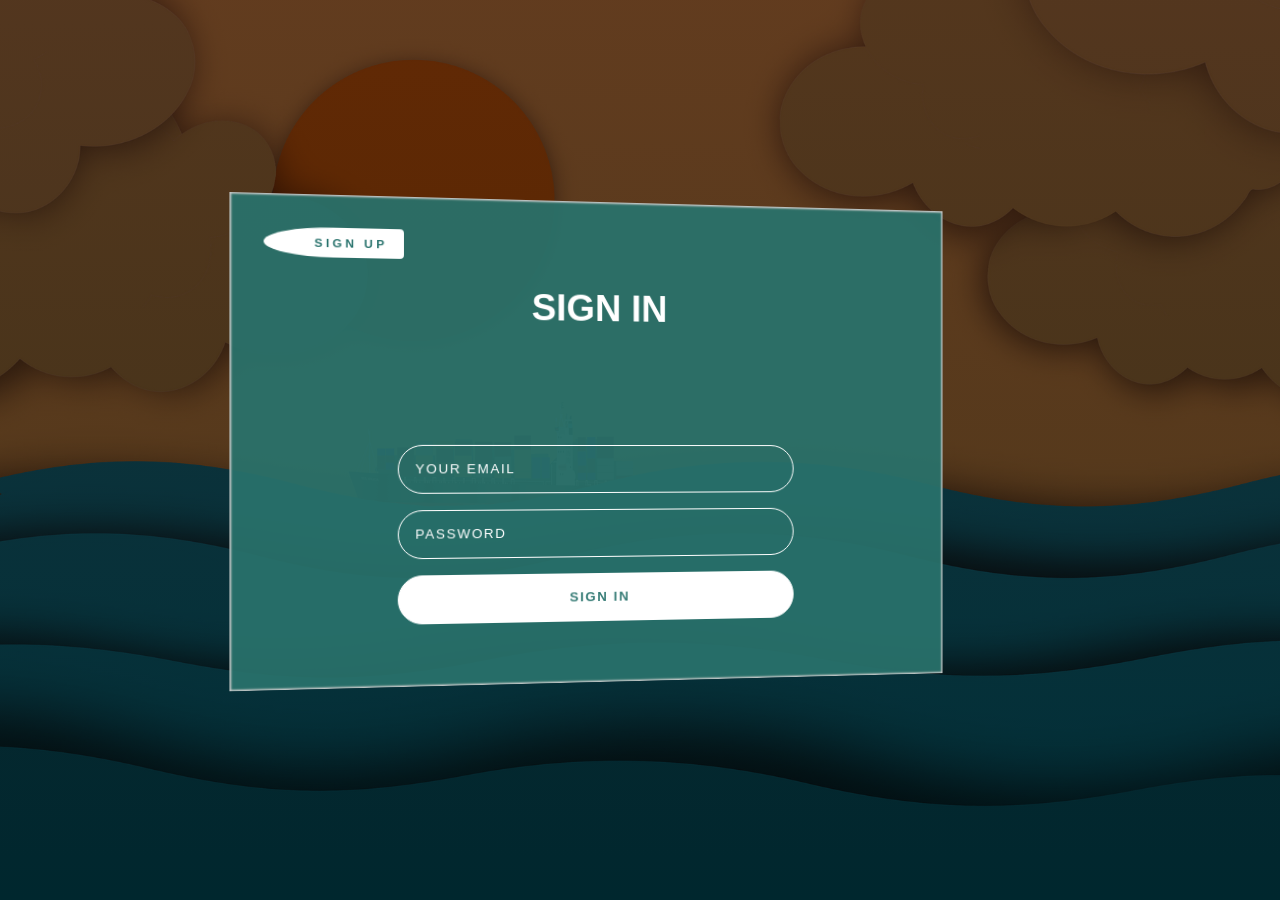
<file: 3d Form/index.html>
<!DOCTYPE html>
<html lang="en">

<head>
    <meta charset="UTF-8">
    <meta http-equiv="X-UA-Compatible" content="IE=edge">
    <meta name="viewport" content="width=device-width, initial-scale=1.0">
    <link rel="stylesheet" href="style.css">
    <title>3D Forms</title>
</head>

<body>
    <div class="container">
        <div class="form-container">
            <form class="signin-form">
                <a href="#" class="signup-btn">Sign UP</a>
                <h1>SIGN IN</h1>
                <div class="inputs">
                    <input type="text" placeholder="YOUR EMAIL" name="" id="">
                    <input type="text" placeholder="PASSWORD" name="" id="">
                    <input type="submit" value="Sign IN" />
                </div>
            </form>
        </div>
    </div>
</body>

</html>
</file>
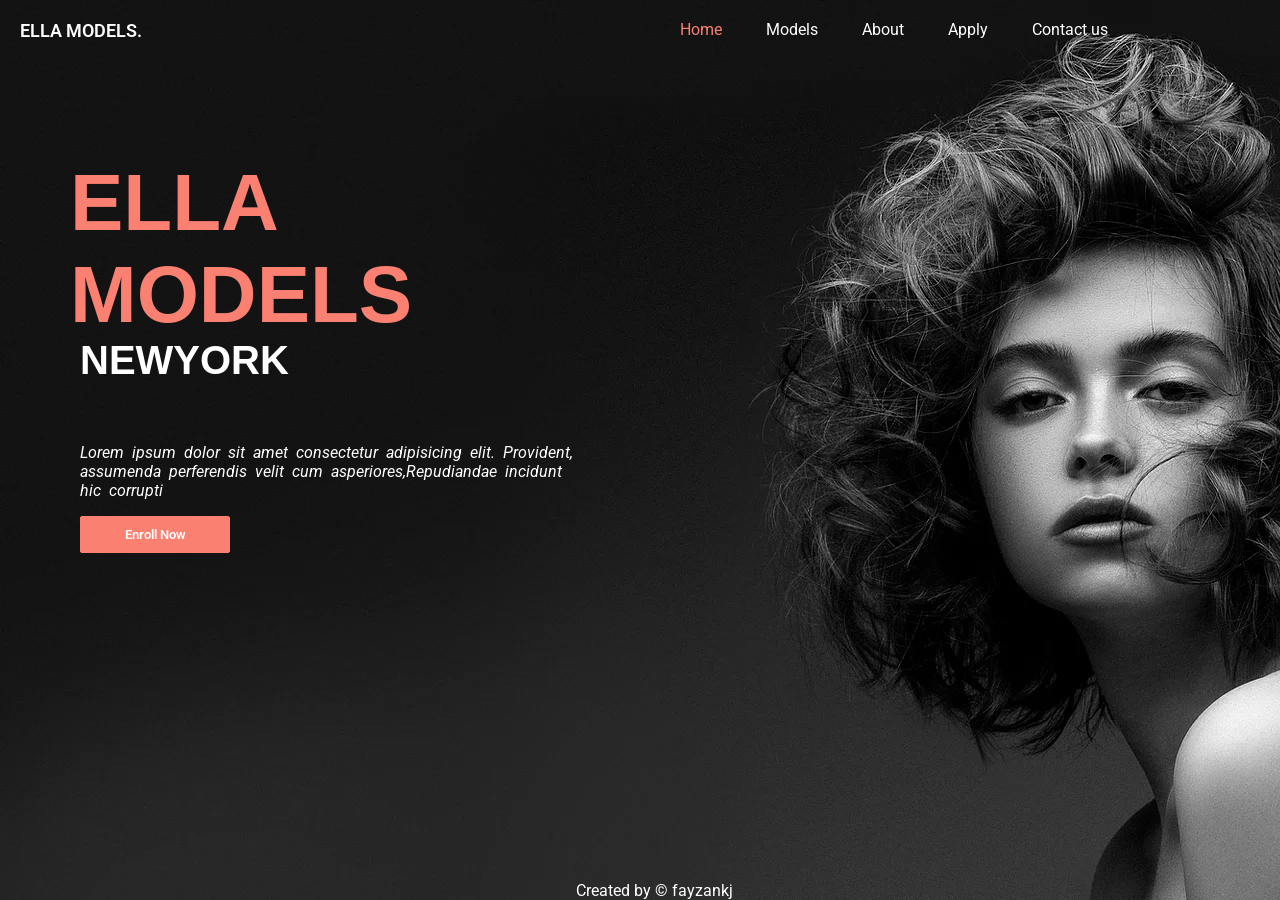
<file: EllaModels-Landingpage/index.html>
<!DOCTYPE html>
<html lang="en">

<head>
    <meta charset="UTF-8">
    <meta http-equiv="X-UA-Compatible" content="IE=edge">
    <meta name="viewport" content="width=device-width, initial-scale=1.0">
    <link rel="preconnect" href="https://fonts.googleapis.com">
    <link rel="preconnect" href="https://fonts.gstatic.com" crossorigin>
    <link href="https://fonts.googleapis.com/css2?family=Roboto:wght@300&display=swap" rel="stylesheet">
    <title>Document</title>
    <link rel="stylesheet" href="style.css">
</head>

<body>
    <header>
        <div class="logobox">
            ELLA MODELS.
        </div>
        <div class="navbox">
            <a href="" id="home">Home</a>
            <a href="#">Models</a>
            <a href="#">About</a>
            <a href="#">Apply</a>
            <a href="#">Contact us</a>
        </div>
    </header>
    <section>
        <h1 class="heading">ELLA<br>MODELS</h1>
        <h3>NEWYORK</h3>
        <p>Lorem ipsum dolor sit amet consectetur adipisicing elit. Provident, assumenda perferendis velit cum
            asperiores,Repudiandae incidunt hic corrupti</p>
        <button>Enroll Now</button>
    </section>
    <footer>Created by &copy; fayzankj</footer>
</body>

</html>
</file>
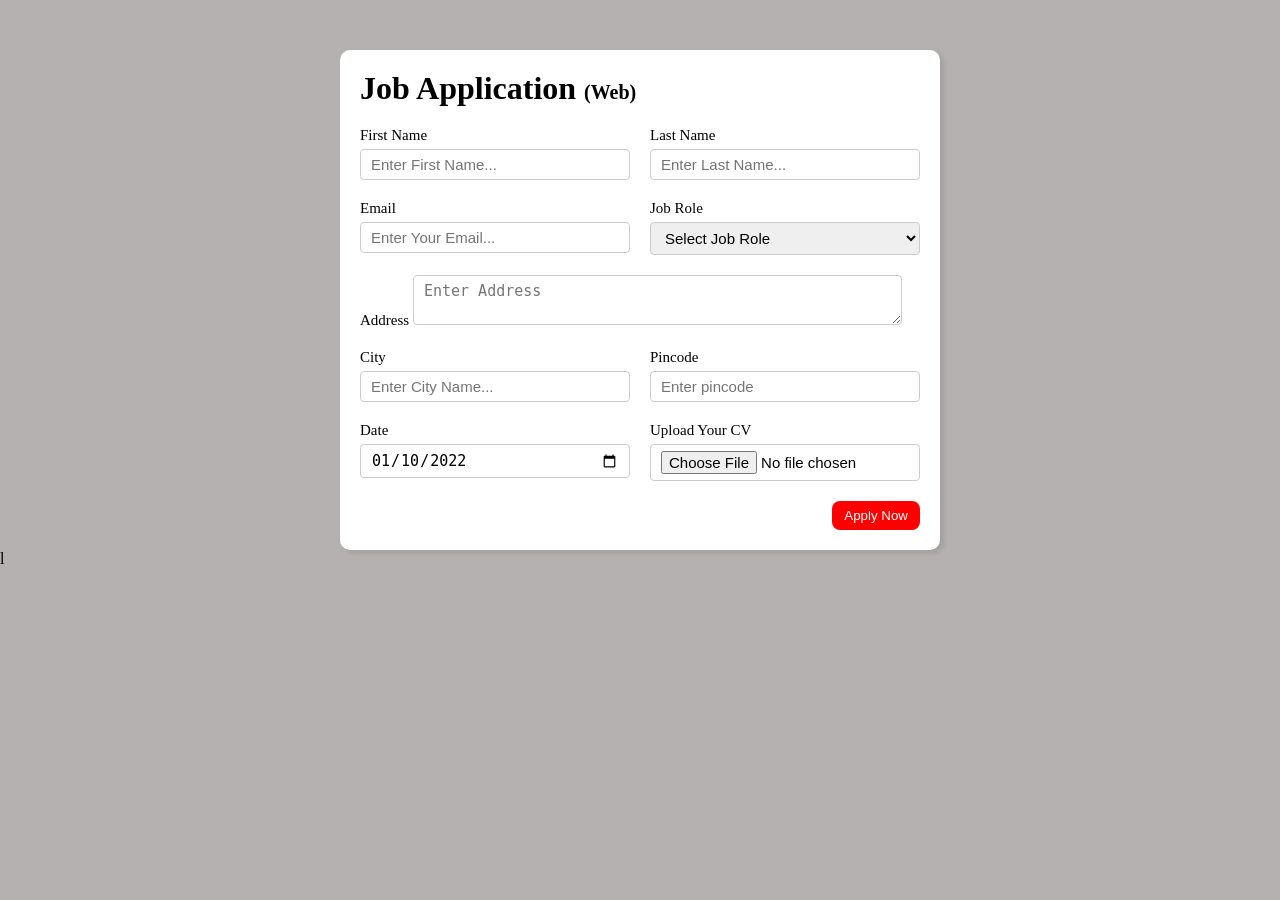
<file: form/index.html>
<!DOCTYPE html>
<html lang="en">

<head>
    <meta charset="UTF-8">
    <meta http-equiv="X-UA-Compatible" content="IE=edge">
    <meta name="viewport" content="width=device-width, initial-scale=1.0">
    <title>Job Application Form</title>
    <link rel="stylesheet" href="nstyle.css" />
</head>

<body>
    <div class="container">
        <div class="apply-box">
            <h1>Job Application
                <span class="small">(Web)</span>
            </h1>
            <form action="">
                <div class="form-container">
                    <div class="form-control">
                        <label for="">First Name</label>
                        <input type="text" name="" id="" placeholder="Enter First Name...">
                    </div>
                    <div class="form-control">
                        <label for="">Last Name</label>
                        <input type="text" name="" id="" placeholder="Enter Last Name...">
                    </div>
                    <div class="form-control">
                        <label for="">Email</label>
                        <input type="text" name="" id="" placeholder="Enter Your Email...">
                    </div>
                    <div class="form-control">
                        <label for="">Job Role</label>
                        <select name="" id="">
                            <option value="">Select Job Role</option>
                            <option value="">Frontend Developer</option>
                            <option value="">Backend Developer</option>
                            <option value="">Full Stack Developer</option>
                            <option value="">UI UX Designer</option>
                        </select>
                    </div>
                    <div class="textarea-control">
                        <label for="address"> Address </label>
                        <textarea id="address" name="address" row="4" cols="50" placeholder="Enter Address"></textarea>
                    </div>
                    <div class="form-control">
                        <label for="">City</label>
                        <input type="text" name="" id="" placeholder="Enter City Name...">
                    </div>
                    <div class="form-control">
                        <label for="">Pincode</label>
                        <input type="number" name="" id="" placeholder="Enter pincode">
                    </div>
                    <div class="form-control">
                        <label for="">Date</label>
                        <input value="2022-01-10" type="date" name="" id="">
                    </div>
                    <div class="form-control">
                        <label for="">Upload Your CV</label>
                        <input type="file" name="" id="">
                    </div>
                </div>
                <div class="button-container">
                    <button type="submit">Apply Now</button>
                </div>
            </form>
        </div>
    </div>
</body>

</html>l
</file>
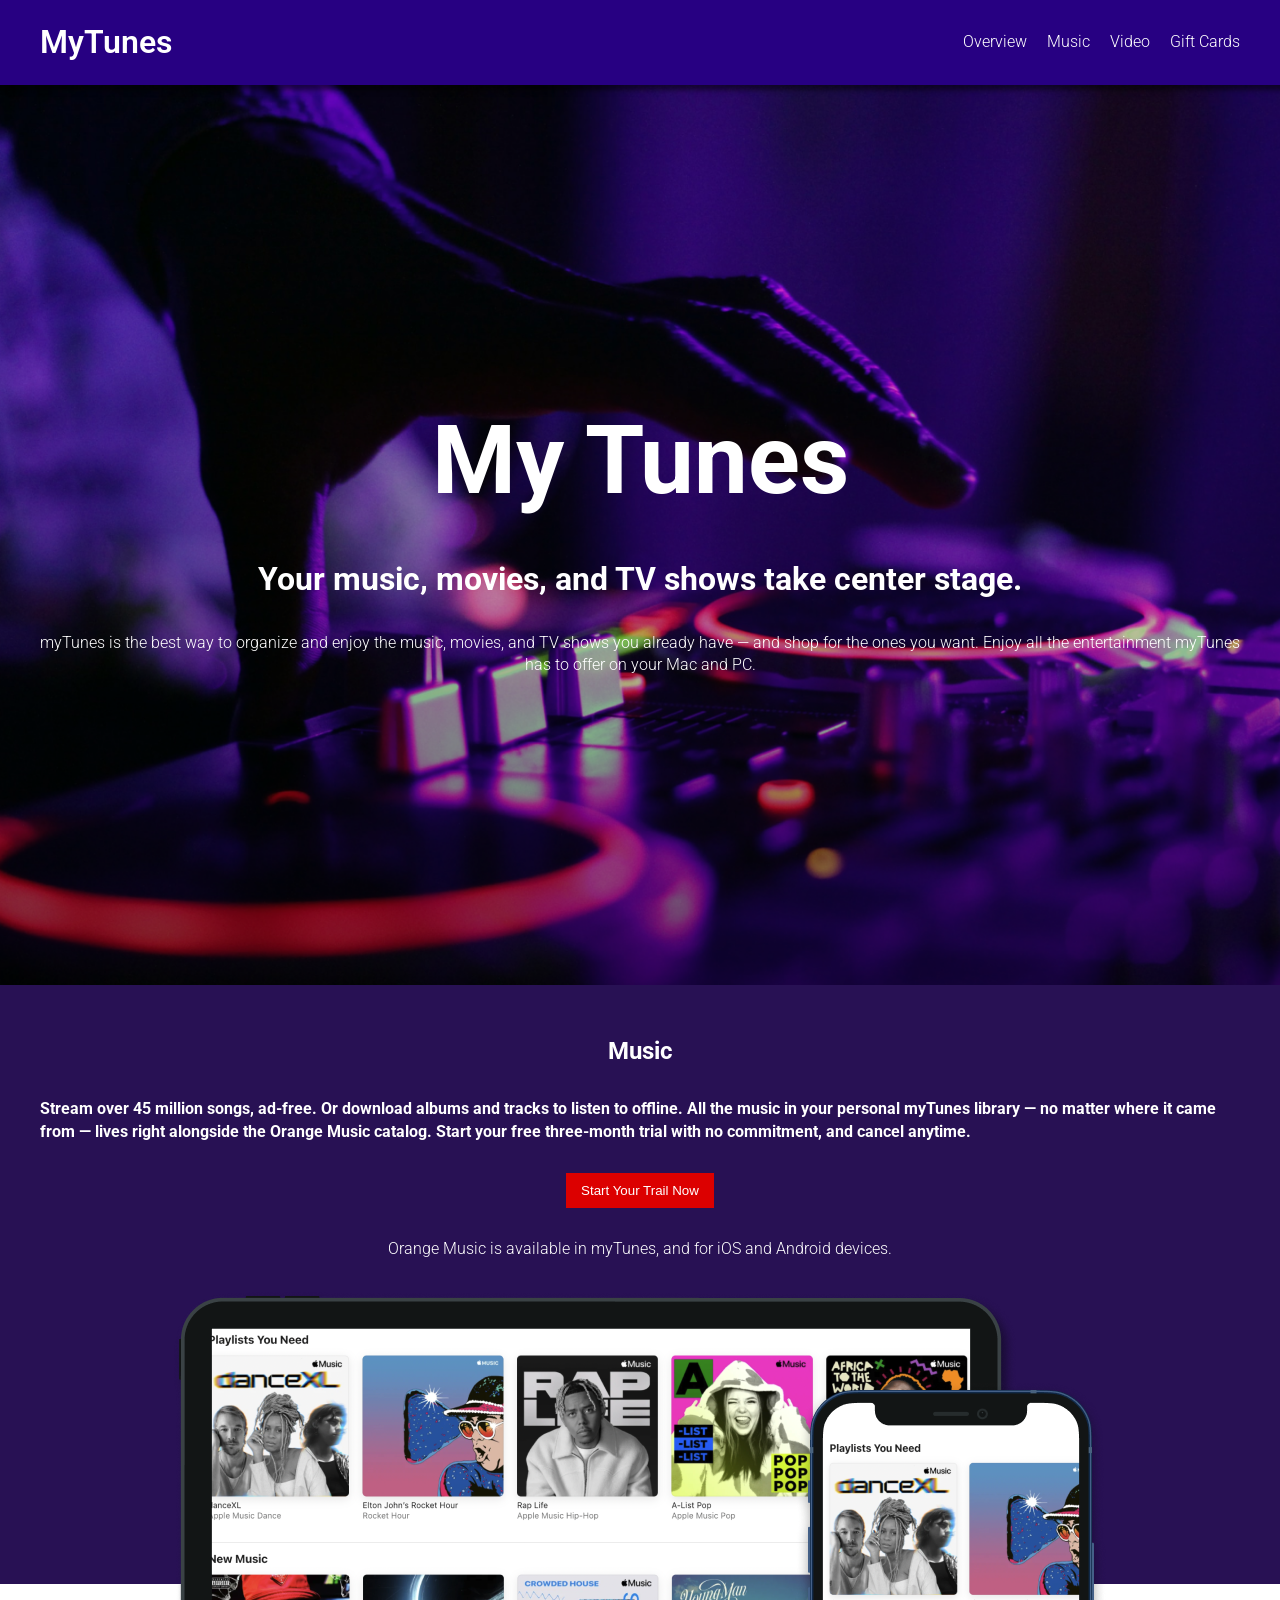
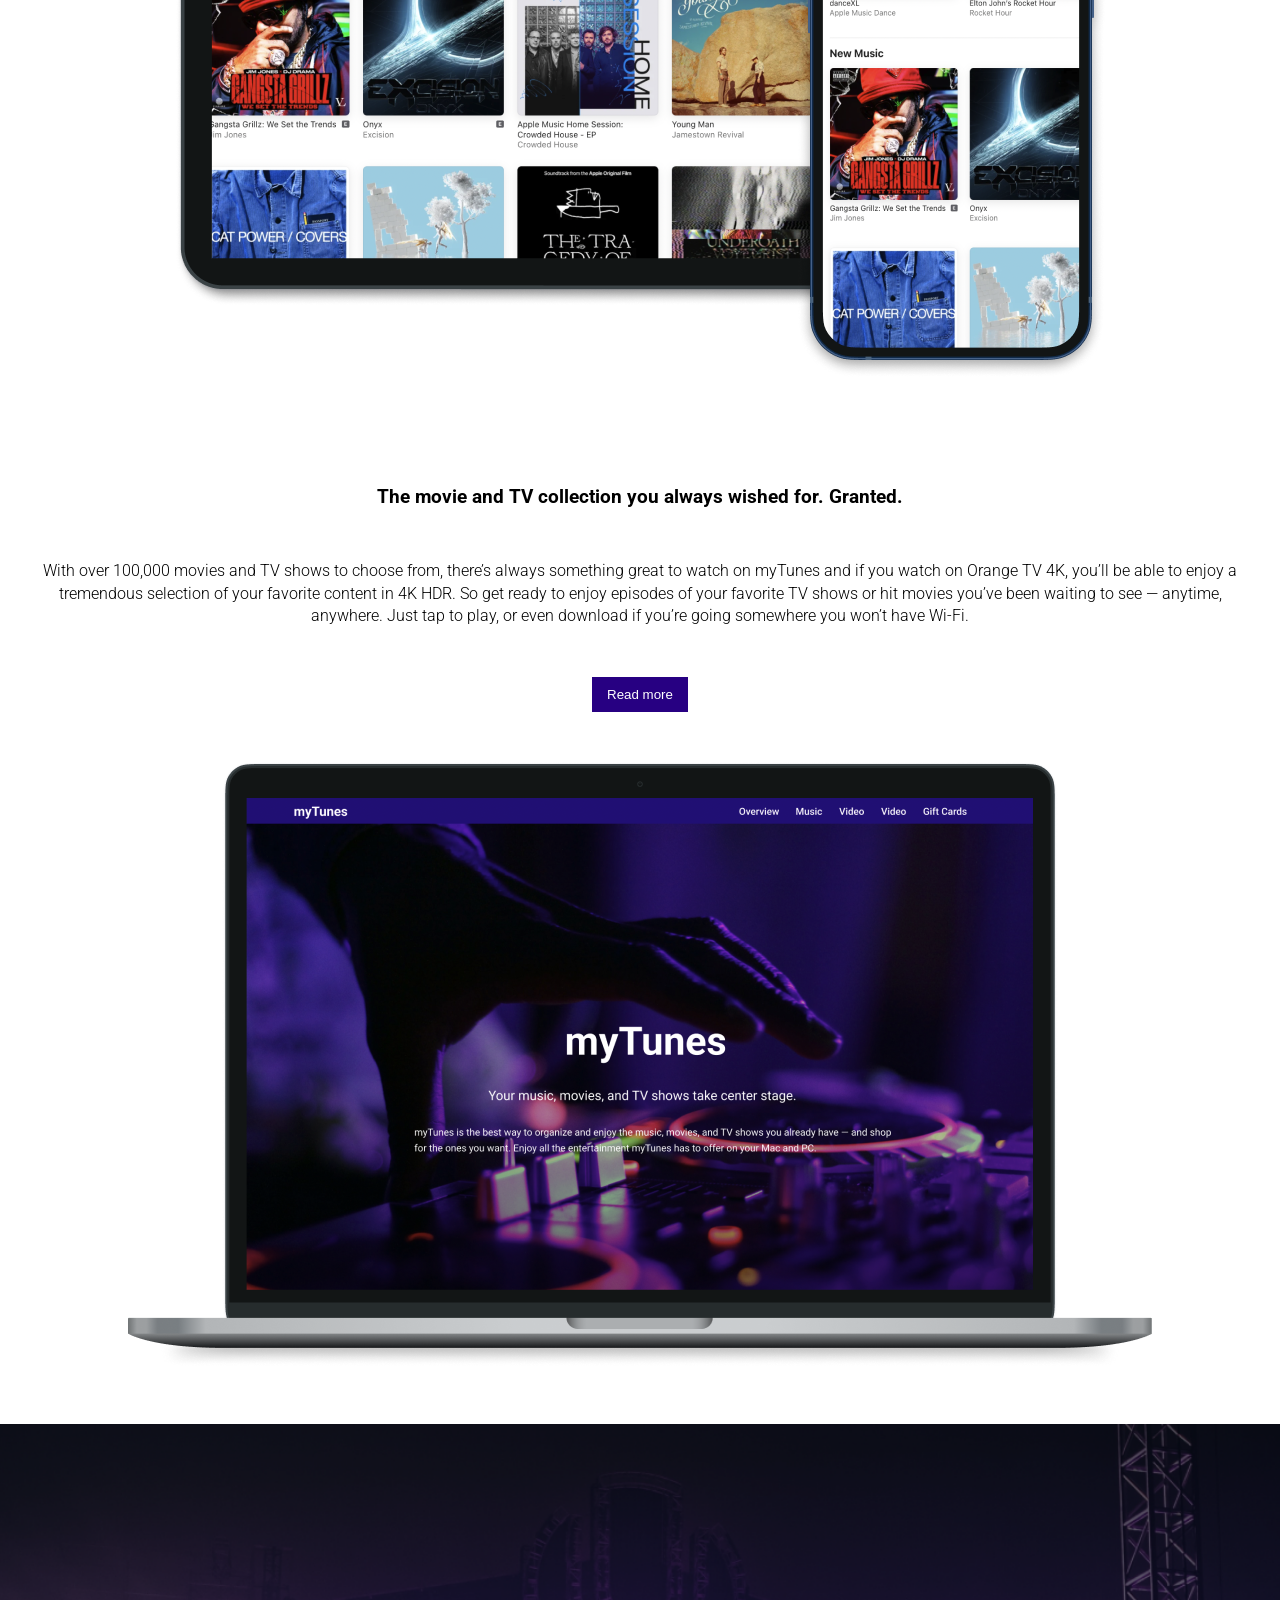
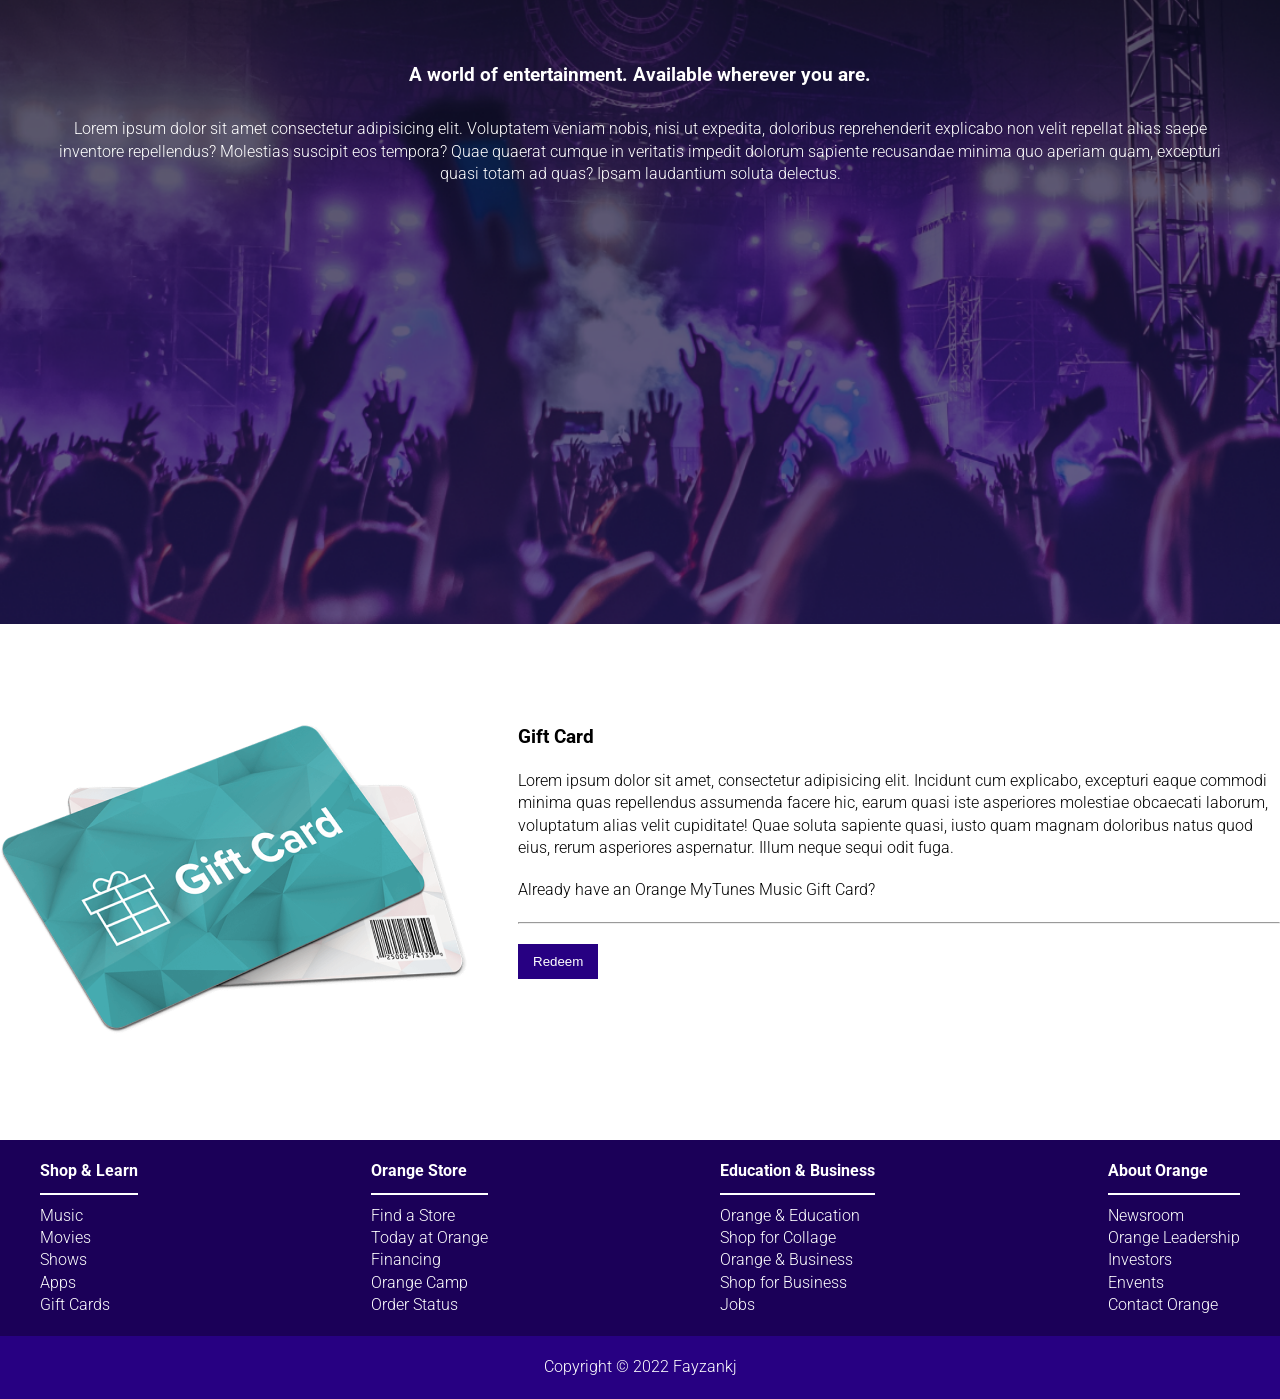
<file: music site/index.html>
<!DOCTYPE html>
<html lang="en">

<head>
    <meta charset="UTF-8" />
    <meta http-equiv="X-UA-Compatible" content="IE=edge" />
    <meta name="viewport" content="width=device-width, initial-scale=1.0" />
    <title>myTunes Website</title>
    <link rel="stylesheet" href="nstyle.css" />
</head>

<body>

    <header>
        <nav class="navbar container">
            <div class="logo">MyTunes</div>
            <ul>
                <a href="">
                    <li>Overview</li>
                </a>
                <a href="">
                    <li>Music</li>
                </a>
                <a href="">
                    <li>Video</li>
                </a>
                <a href="">
                    <li>Gift Cards</li>
                </a>
            </ul>
        </nav>
    </header>

    <section class="hero">
        <div class="container">
            <h1>My Tunes</h1>
            <h3>Your music, movies, and TV shows take center stage.</h3>
            <p>myTunes is the best way to organize and enjoy the music, movies, and TV shows you already have — and shop
                for the ones you want. Enjoy all the entertainment myTunes has to offer on your Mac and PC.</p>
        </div>
    </section>

    <section class="music">
        <div class="container">
            <h2>Music</h2>
            <h4>Stream over 45 million songs, ad-free. Or download albums and tracks to listen to offline. All the music
                in your personal myTunes library — no matter where it came from — lives right alongside the Orange Music
                catalog. Start your free three-month trial with no commitment, and cancel anytime.</h4>
            <button class="primary">Start Your Trail Now</button>
            <p>
                Orange Music is available in myTunes, and for iOS and Android
                devices.
            </p>
            <div class="ipad">
                <img src="./images/ipad-iphone.png" alt="">
            </div>
        </div>
    </section>

    <section class="abt-music container">
        <h3>The movie and TV collection you always wished for. Granted.</h3>
        <p>With over 100,000 movies and TV shows to choose from, there’s always something great to watch on myTunes
            and if you watch on Orange TV 4K, you’ll be able to enjoy a tremendous selection of your favorite
            content in 4K HDR. So get ready to enjoy episodes of your favorite TV shows or hit movies you’ve been
            waiting to see — anytime, anywhere. Just tap to play, or even download if you’re going somewhere you
            won’t have Wi-Fi.</p>
        <button class="secondary">Read more
        </button>
        <div class="mac-img">
            <img src="./images/mac.png" alt="">
        </div>
    </section>

    <section class="vid">
        <div class="container">
            <h3>A world of entertainment. Available wherever you are.
            </h3>
            <p>Lorem ipsum dolor sit amet consectetur adipisicing elit. Voluptatem veniam nobis, nisi ut expedita,
                doloribus reprehenderit explicabo non velit repellat alias saepe inventore repellendus? Molestias
                suscipit eos tempora? Quae quaerat cumque in veritatis impedit dolorum sapiente recusandae minima quo
                aperiam quam, excepturi quasi totam ad quas? Ipsam laudantium soluta delectus.
            </p>
        </div>
    </section>
    <div class="conatiner">
        <section class="gift">
            <div class="gift-card">
                <img src="./images/gift_card.png" alt="">
            </div>
            <div class="gift-content">
                <h3>Gift Card</h3>
                <p>Lorem ipsum dolor sit amet, consectetur adipisicing elit. Incidunt cum explicabo, excepturi eaque
                    commodi minima quas repellendus assumenda facere hic, earum quasi iste asperiores molestiae
                    obcaecati laborum, voluptatum alias velit cupiditate! Quae soluta sapiente quasi, iusto quam magnam
                    doloribus natus quod eius, rerum asperiores aspernatur. Illum neque sequi odit fuga.</p>
                <p>Already have an Orange MyTunes Music Gift Card?</p>
                <hr>
                <div><button class="secondary">Redeem</button></div>

            </div>
        </section>
    </div>

    <footer>
        <section class="footer-upper">
            <div class="container">
                <div class="footer-links">
                    <h4>Shop & Learn</h4>
                    <ul>
                        <li>Music</li>
                        <li>Movies</li>
                        <li>Shows</li>
                        <li>Apps</li>
                        <li>Gift Cards</li>
                    </ul>
                </div>
                <div class="footer-links">
                    <h4>Orange Store</h4>
                    <ul>
                        <li>Find a Store</li>
                        <li>Today at Orange</li>
                        <li>Financing</li>
                        <li>Orange Camp</li>
                        <li>Order Status</li>
                    </ul>
                </div>
                <div class="footer-links">
                    <h4>Education & Business</h4>
                    <ul>
                        <li>Orange & Education</li>
                        <li>Shop for Collage</li>
                        <li>Orange & Business</li>
                        <li>Shop for Business</li>
                        <li>Jobs</li>
                    </ul>
                </div>
                <div class="footer-links">
                    <h4>About Orange</h4>
                    <ul>
                        <li>Newsroom</li>
                        <li>Orange Leadership</li>
                        <li>Investors</li>
                        <li>Envents</li>
                        <li>Contact Orange</li>
                    </ul>
                </div>
            </div>
        </section>
        <section class="footer-lower">
            <p>Copyright © 2022 Fayzankj</p>
        </section>
    </footer>
</body>

</html>
</file>
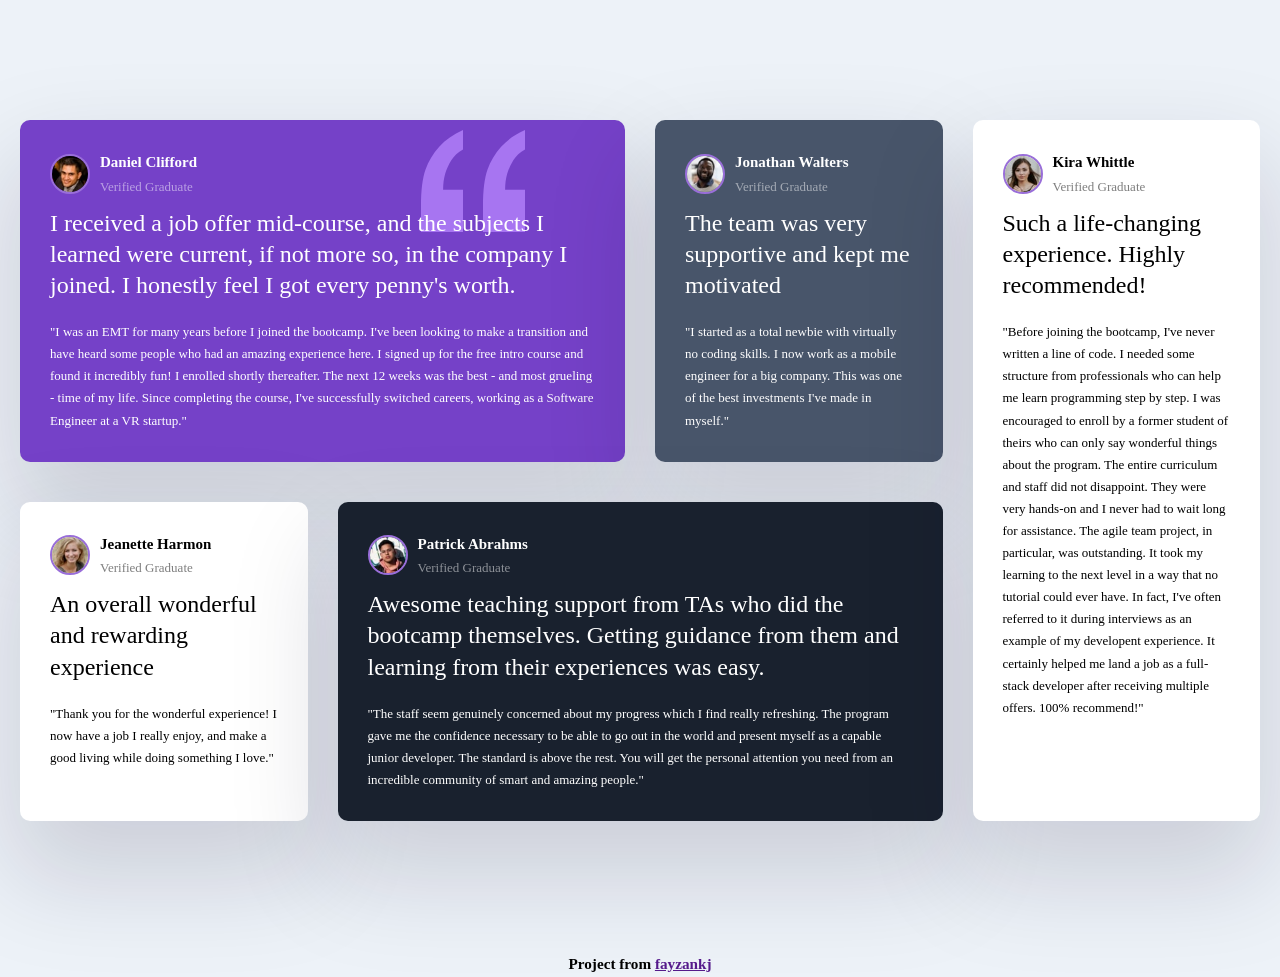
<file: Testimonial site/index.html>
<!DOCTYPE html>
<html lang="en">

<head>
    <meta charset="UTF-8" />
    <meta http-equiv="X-UA-Compatible" content="IE=edge" />
    <meta name="viewport" content="width=device-width, initial-scale=1.0" />
    <link rel="stylesheet" href="style.css" />
    <title>Testimonials</title>
</head>

<body>
    <div class="testimonials">
        <div class="card card--bg-purple">
            <header class="card__header">
                <img src="images/image-daniel.jpg" class="card__img" alt="" />
                <div>
                    <h3>Daniel Clifford</h3>
                    <p>Verified Graduate</p>
                </div>
            </header>
            <p class="card__lead">
                I received a job offer mid-course, and the subjects I learned were
                current, if not more so, in the company I joined. I honestly feel I
                got every penny's worth.
            </p>
            <p class="card__quote">
                "I was an EMT for many years before I joined the bootcamp. I've been
                looking to make a transition and have heard some people who had an
                amazing experience here. I signed up for the free intro course and
                found it incredibly fun! I enrolled shortly thereafter. The next 12
                weeks was the best - and most grueling - time of my life. Since
                completing the course, I've successfully switched careers, working as
                a Software Engineer at a VR startup."
            </p>
        </div>

        <div class="card card--bg-gray-blue">
            <header class="card__header">
                <img src="images/image-jonathan.jpg" class="card__img" alt="" />
                <div>
                    <h3>Jonathan Walters</h3>
                    <p>Verified Graduate</p>
                </div>
            </header>
            <p class="card__lead">
                The team was very supportive and kept me motivated
            </p>
            <p class="card__quote">
                "I started as a total newbie with virtually no coding skills. I now
                work as a mobile engineer for a big company. This was one of the best
                investments I've made in myself."
            </p>
        </div>

        <div class="card">
            <header class="card__header">
                <img src="images/image-jeanette.jpg" class="card__img" alt="" />
                <div>
                    <h3>Jeanette Harmon</h3>
                    <p>Verified Graduate</p>
                </div>
            </header>
            <p class="card__lead">An overall wonderful and rewarding experience</p>
            <p class="card__quote">
                "Thank you for the wonderful experience! I now have a job I really
                enjoy, and make a good living while doing something I love."
            </p>
        </div>

        <div class="card card--bg-black-blue">
            <header class="card__header">
                <img src="images/image-patrick.jpg" class="card__img" alt="" />
                <div>
                    <h3>Patrick Abrahms</h3>
                    <p>Verified Graduate</p>
                </div>
            </header>
            <p class="card__lead">
                Awesome teaching support from TAs who did the bootcamp themselves.
                Getting guidance from them and learning from their experiences was
                easy.
            </p>
            <p class="card__quote">
                "The staff seem genuinely concerned about my progress which I find
                really refreshing. The program gave me the confidence necessary to be
                able to go out in the world and present myself as a capable junior
                developer. The standard is above the rest. You will get the personal
                attention you need from an incredible community of smart and amazing
                people."
            </p>
        </div>

        <div class="card">
            <header class="card__header">
                <img src="images/image-kira.jpg" class="card__img" alt="" />
                <div>
                    <h3>Kira Whittle</h3>
                    <p>Verified Graduate</p>
                </div>
            </header>
            <p class="card__lead">
                Such a life-changing experience. Highly recommended!
            </p>
            <p class="card__quote">
                "Before joining the bootcamp, I've never written a line of code. I
                needed some structure from professionals who can help me learn
                programming step by step. I was encouraged to enroll by a former
                student of theirs who can only say wonderful things about the program.
                The entire curriculum and staff did not disappoint. They were very
                hands-on and I never had to wait long for assistance. The agile team
                project, in particular, was outstanding. It took my learning to the
                next level in a way that no tutorial could ever have. In fact, I've
                often referred to it during interviews as an example of my developent
                experience. It certainly helped me land a job as a full-stack
                developer after receiving multiple offers. 100% recommend!"
            </p>
        </div>
    </div>

    <footer>
        <h3>
            Project from
            <a href=>fayzankj</a>
        </h3>
    </footer>
</body>

</html>
</file>
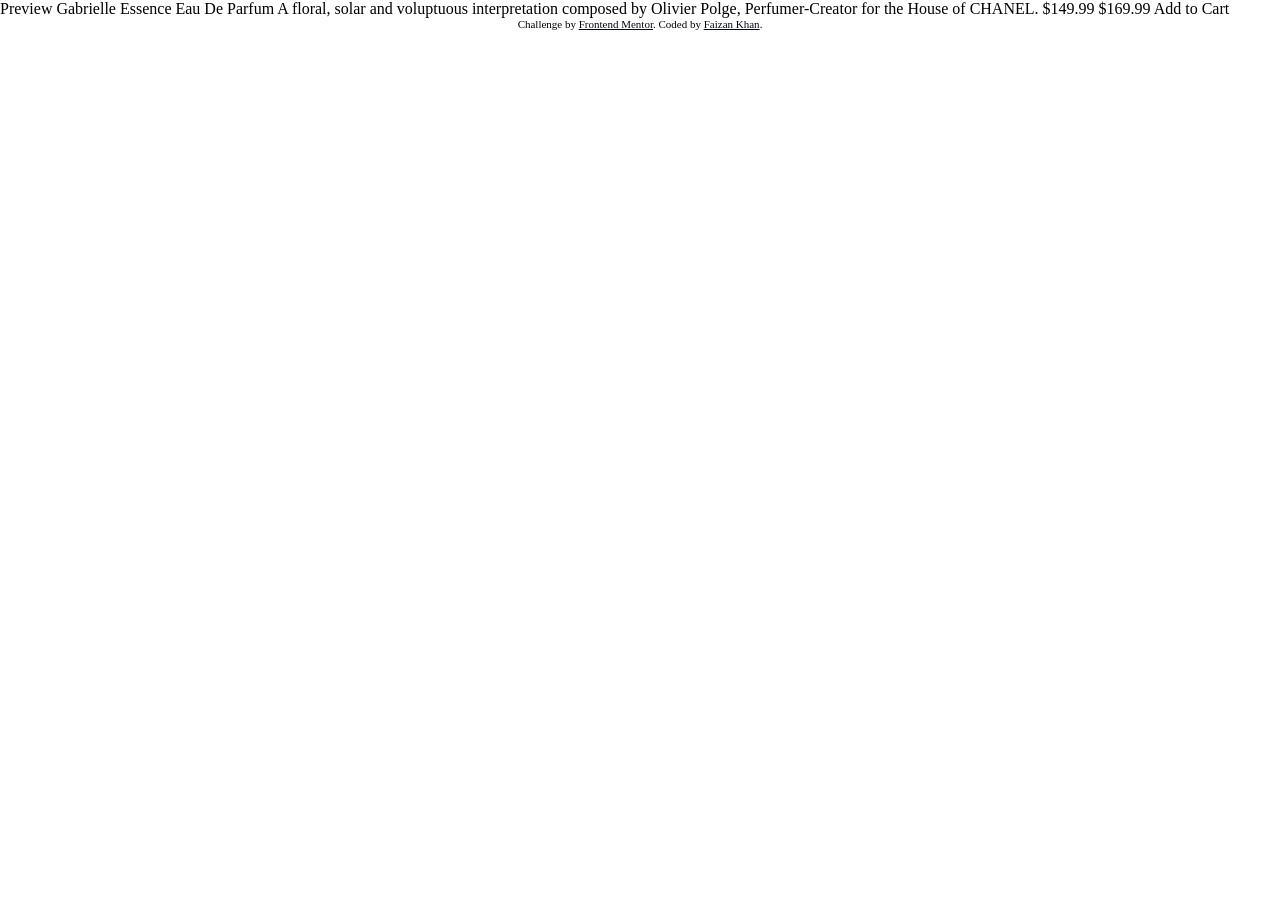
<file: product-preview-card-component-main/product-preview-card-component-main/index.html>
<!DOCTYPE html>
<html lang="en">
<head>
  <meta charset="UTF-8">
  <meta name="viewport" content="width=device-width, initial-scale=1.0">

  <link rel="icon" type="image/png" sizes="32x32" href="./images/favicon-32x32.png">
  <link rel="stylesheet" href="style.css">
  <title>Frontend Mentor | Product preview card component</title>

</head>
<body>

  Preview

  Gabrielle Essence Eau De Parfum

  A floral, solar and voluptuous interpretation composed by Olivier Polge, 
  Perfumer-Creator for the House of CHANEL.

  $149.99
  $169.99

  Add to Cart
  
  <div class="attribution">
    Challenge by <a href="https://www.frontendmentor.io?ref=challenge" target="_blank">Frontend Mentor</a>. 
    Coded by <a href="#">Faizan Khan</a>.
  </div>
</body>
</html>
</file>
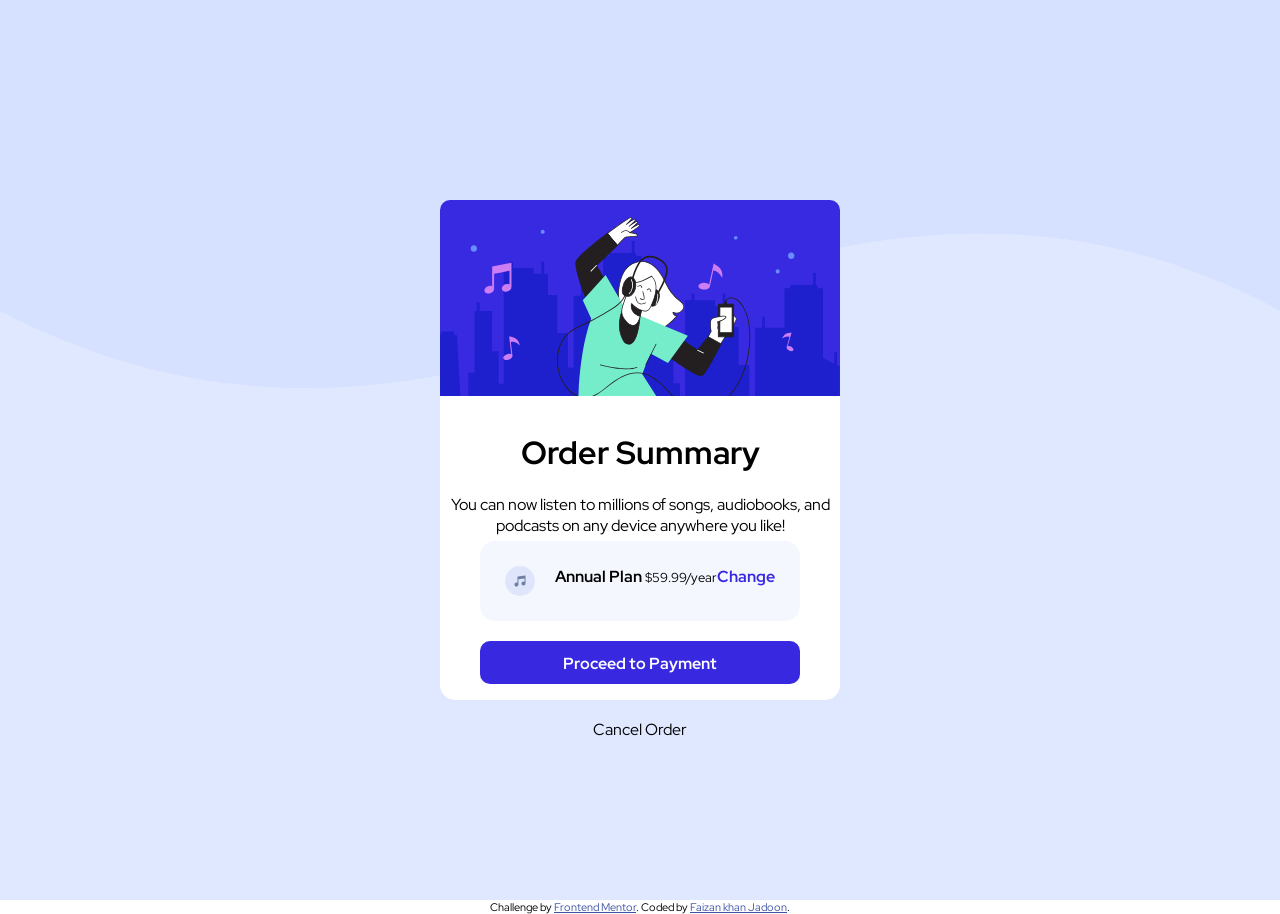
<file: order-summary-component-main/order-summary-component-main/working/index.html>
<!DOCTYPE html>
<html lang="en">

<head>
    <meta charset="UTF-8">
    <meta http-equiv="X-UA-Compatible" content="IE=edge">
    <meta name="viewport" content="width=, initial-scale=1.0">
    <link rel="shortcut icon" href="..//images/favicon-32x32.png" type="image/x-icon">
    <link rel="stylesheet" href="style.css">
    <title>Frontend Mentor | Order summary card</title>
</head>

<body>
    <div class="container">
        <div class="card">
            <div class="img">
                <img src="..//images/illustration-hero.svg" alt="">
            </div>
            <div class="card-details">
                <h1>Order Summary</h1>
                <p>You can now listen to millions of songs, audiobooks, and podcasts on any device anywhere you like!
                </p>
            </div>

            <div class="rate-section">
                    <img src="..//images/icon-music.svg" alt="">
                <h4>Annual Plan <small>$59.99/year</small></h4>
                <a href="#">Change</a>
            </div>
            <div class="proceedbtn">
                <h4>Proceed to Payment</h4>
            </div>
            <p-2>Cancel Order</p>
        </div>
    </div>


    <div class="attribution">
        Challenge by <a href="https://www.frontendmentor.io?ref=challenge" target="_blank">Frontend Mentor</a>.
        Coded by <a href="#">Faizan khan Jadoon</a>.
    </div>
</body>

</html>
</file>
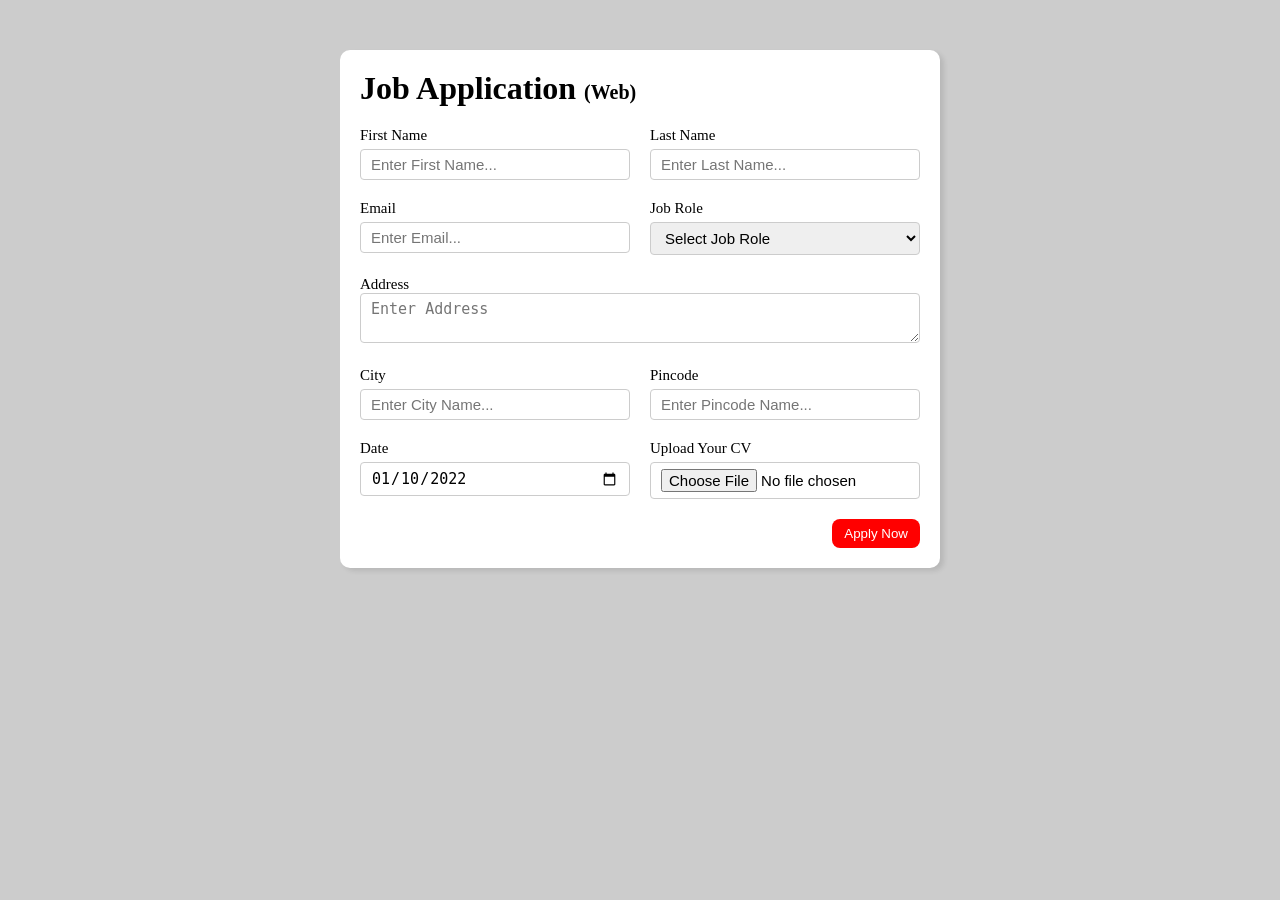
<file: form/raw.html>
<!DOCTYPE html>
<html lang="en">

<head>
    <meta charset="UTF-8" />
    <meta http-equiv="X-UA-Compatible" content="IE=edge" />
    <meta name="viewport" content="width=device-width, initial-scale=1.0" />
    <title>Job Application Form</title>
    <link rel="stylesheet" href="style.css" />
</head>

<body>
    <div class="container">
        <div class="apply_box">
            <h1>
                Job Application
                <span class="title_small">(Web)</span>
            </h1>
            <form action="">
                <div class="form_container">
                    <div class="form_control">
                        <label for="first_name"> First Name </label>
                        <input id="first_name" name="first_name" placeholder="Enter First Name..." />
                    </div>
                    <div class="form_control">
                        <label for="last_name"> Last Name </label>
                        <input id="last_name" name="last_name" placeholder="Enter Last Name..." />
                    </div>
                    <div class="form_control">
                        <label for="email"> Email </label>
                        <input type="email" id="email" name="email" placeholder="Enter Email..." />
                    </div>
                    <div class="form_control">
                        <label for="job_role"> Job Role </label>
                        <select id="job_role" name="job_role">
                            <option value="">Select Job Role</option>
                            <option value="frontend">Frontend Developer</option>
                            <option value="backend">Backend Developer</option>
                            <option value="full_stack">Full Stack Developer</option>
                            <option value="ui_ux">UI UX Designer</option>
                        </select>
                    </div>
                    <div class="textarea_control">
                        <label for="address"> Address </label>
                        <textarea id="address" name="address" row="4" cols="50" placeholder="Enter Address"></textarea>
                    </div>
                    <div class="form_control">
                        <label for="city"> City </label>
                        <input id="city" name="city" placeholder="Enter City Name..." />
                    </div>
                    <div class="form_control">
                        <label for="pincode"> Pincode </label>
                        <input type="number" id="pincode" name="pincode" placeholder="Enter Pincode Name..." />
                    </div>
                    <div class="form_control">
                        <label for="date"> Date </label>
                        <input value="2022-01-10" type="date" id="date" name="date" />
                    </div>
                    <div class="form_control"> 
                        <label for="upload"> Upload Your CV </label>
                        <input type="file" id="upload" name="upload" />
                    </div>
                </div>
                <div class="button_container">
                    <button type="submit">Apply Now</button>
                </div>
            </form>
        </div>
    </div>
</body>

</html>
</file>
<file: 3d Form/style.css>
* {
    padding: 0;
    margin: 0;
    box-sizing: border-box;
}

body {
    font-size: 72.5%;
    font-family: Arial, sans-serif;
    color: #FFFFFF;
}

.container {
    width: 100%;
    height: 100vh;
    background-image: linear-gradient(rgba(31, 7, 7, 0.7), rgba(0, 0, 0, 0.7)), url(./bg.png);
    background-size: cover;
    perspective: 100rem;
}

.form-container {
    transform-style: preserve-3d;
    position: absolute;
    top: calc(50% - 15.5rem);
    left: calc(50% - 25rem);
    transform: rotateY(10deg);
    transition: transform 0.5s, left 0.5s;
}


.form-container form {
    width: 45rem;
    height: 30rem;
    background-color: rgba(40, 114, 108, 0.925);
    display: flex;
    flex-direction: column;
    justify-content: space-around;
    align-items: center;
    box-shadow: 0.1rem 0.1rem 0.1rem #ccc inset, -0.1rem -0.1rem 0.1rem #ccc inset;

}

form a {
    position: absolute;
    top: 2rem;
    background-color: #fff;
    font-weight: 600;
    text-transform: uppercase;
    color: rgba(40, 114, 108);
    letter-spacing: 0.2rem;
    text-decoration: none;
}

.signup-btn {
    left: 2rem;
    padding: 0.5rem 1rem 0.5rem 3rem;
    border-radius: 100% 0.5rem 0.5rem 100%;
}

h1 {
    margin-top: 2rem;
    font-size: 2.3rem;
    text-transform: uppercase;
}

.inputs {
    display: flex;
    flex-direction: column;
}

.inputs input {
    width: 25rem;
    height: 3rem;
    padding: 0.5rem 1rem;
    margin: 0.5rem 0;
    color: #FFFFFF;
    background-color: transparent;
    border: 0.1rem solid #fff;
    border-radius: 1.5rem;
    outline: none;
    letter-spacing: 0.1rem;
}

.inputs input::placeholder {

    color: #FFFFFF;
    font-weight: 300;
}

.inputs input[type="submit"] {
    color: rgba(40, 114, 108, 0.925);
    background-color: #FFFFFF;
    text-transform: uppercase;
    font-weight: 900;
}
</file>
<file: EllaModels-Landingpage/style.css>
body {
    background-image: url(bg.webp);
    margin: 0;
    padding: 0;

    scroll-behavior: smooth;
    height: 100vh;
}

header {
    font-family: 'Roboto', sans-serif;
    color: white;
    padding: 20px;
    position: sticky;
    top: 0;
}

.logobox {

    width: 130px;
    display: inline-block;
    font-size: large;
    font-weight: 600;
    cursor: grab;
}

.navbox {

    position: absolute;
    right: 20px;
    display: inline-block;
    width: 600px;
}

.navbox a {
    text-decoration: none;
    color: white;
    margin: 20px;
    transition: all 0.5s;
}

.navbox>a:hover {
    color: salmon;
}

#home {
    color: salmon;
}

.heading {

    color: salmon;
    font-size: 80px;
    font-family: 'Franklin Gothic Medium', 'Arial Narrow', Arial, sans-serif;
    position: relative;
    top: 30px;
    left: 70px;
    width: 500px;
}

h3 {

    color: white;
    font-size: 40px;
    font-family: 'Franklin Gothic Medium', 'Arial Narrow', Arial, sans-serif;
    position: relative;
    left: 80px;
    top: -40px;
    width: 500px;
}

p {

    color: white;
    font-family: 'Roboto';
    width: 500px;
    position: relative;
    left: 80px;
    top: -20px;
    font-style: italic;
    word-spacing: 4px;
}

button {
    padding: 10px;
    width: 150px;
    border: 1px solid salmon;
    border-radius: 2px;
    background: salmon;
    color: white;
    font-family: 'Roboto';
    position: relative;
    left: 80px;
    top: -20px;
    font-weight: 600;
    transition: all 0.5s;
    cursor: grab;
}

button:hover {
    background: black;
    color: white;
}

footer
{
    color: white;
    font-family: 'Roboto';
    position: fixed;
    bottom: 0;
    margin-left: 45%;
}
</file>
<file: form/nstyle.css>
* {
    margin: 0;
    padding: 0;
    box-sizing: border-box;
}

body {
    background: rgb(182, 177, 177);
}

.container {
    max-width: 900px;
    margin: 0 auto;
}

.apply-box {
    max-width: 600px;
    margin: 0 auto;
    background-color: white;
    margin-top: 50px;
    padding: 20px;
    box-shadow: 4px 3px 5px rgba(1, 1, 1, 0.1);
    border-radius: 10px;
}

.small {
    font-size: 20px;
}

.form-container {
    margin-top: 20px;
    display: grid;
    grid-template-columns: repeat(auto-fit, minmax(200px, 1fr));
    gap: 20px;
}

.form-control {
    display: flex;
    flex-direction: column;
}

label {
    font-size: 15px;
    margin-bottom: 5px;
}

input,
select,
textarea {
    padding: 6px 10px;
    border: 1px solid #ccc;
    border-radius: 4px;
    font-size: 15px;
}

input:focus {
    outline-color: red;
}

.button-container {
    display: flex;
    justify-content: flex-end;
    margin-top: 20px;
}

button {
    background-color: red;
    border: transparent solid 2px;
    padding: 5px 10px;
    color: white;
    border-radius: 8px;
    transition: 0.3s ease-in;
}

button:hover {
    background-color: #ccc;
    border: 2px solid red;
    color: black;
    transition: 0.3s ease-out;
    cursor: pointer;
}

.textarea-control {
    grid-column: 1 / span 2;
}

.textarea_control textarea {
    width: 100%;
}
</file>
<file: music site/nstyle.css>
@import url("https://fonts.googleapis.com/css2?family=Roboto:ital,wght@0,100;0,300;0,500;0,700;0,900;1,100;1,300;1,400;1,500;1,700;1,900&display=swap");

:root {
    --purple500: #281154;
    --purple300: #270082;
    --purple600: #1b0058;
    --red600: #dc0000;
    --body: #f9f6ff;
    --max-width: 1200px;
}

* {
    margin: 0;
    padding: 0;
    box-sizing: border-box;
}

body {
    font-family: "Roboto", sans-serif;
    font-weight: 300;
    line-height: 1.4;
    scroll-behavior: smooth;
}

.container {
    max-width: 1200px;
    margin: 0 auto;
}

button {
    padding: 10px 15px;
    border: none;
    transition: 0.2s ease-in-out;
}

button:hover {
    transition: 0.2s ease-in-out;
    opacity: 0.8;
}

section {
    scroll-margin: 50px;
}

ul {
    list-style: none;
}

a {
    text-decoration: none;
    color: white;
}

header {
    background: var(--purple300);
    position: sticky;
    top: 0;
    z-index: 100;
    box-shadow: 5px 5px 5px rgba(0, 0, 0, 0.5);
}

.navbar {
    display: flex;
    justify-content: space-between;
    align-items: center;
    color: white;
    padding: 20px 0;
}

.logo {
    font-size: 32px;
    font-weight: 600;
}

nav ul {
    display: flex;
    gap: 20px;
}

/* hero */
.hero {
    background-image: url(./images/hero_image.png);
    background-repeat: no-repeat;
    background-position: center;
    background-size: cover;
    height: 100vh;
    display: grid;
    color: white;
    place-items: center;
    text-align: center;
}

.hero .container {
    display: flex;
    flex-direction: column;
    gap: 30px;
}

.hero h1 {
    font-size: 96px;
}

.hero h3 {
    font-size: 32px;
}

/* music section */
.music {
    padding-top: 50px;
    background: var(--purple500);
}

.music .container {
    display: flex;
    flex-direction: column;
    gap: 30px;
    justify-content: center;
    align-items: center;
    color: white;
}

.ipad {
    margin-top: -400px;
    position: relative;
    top: 400px;
}

.primary {
    background-color: var(--red600);
    color: white;
}

.secondary {
    background-color: var(--purple300);
    color: white;
}

/* abt music */
.abt-music {
    padding-top: 500px;
    display: grid;
    place-items: center;
    gap: 50px;
    text-align: center;
    margin-bottom: 50px;
}

.vid {
    background-image: url(./images/video.png);
    background-repeat: no-repeat;
    background-position: center;
    background-size: cover;
    min-height: 800px;
    display: grid;
    place-items: center;
    color: white;
    text-align: center;
}

.vid .container {
    display: flex;
    flex-direction: column;
    gap: 30px;
    margin-top: -200px;
}

.gift {
    display: flex;
    justify-content: center;
    margin: 100px 0;
    gap: 50px;
}

.gift-content {
    display: flex;
    flex-direction: column;
    gap: 20px;
}

.footer-upper {
    background-color: var(--purple600);
    padding: 20px;
}

.footer-upper .container {
    display: flex;
    color: white;
    justify-content: space-between;
}

.footer-upper h4 {
    padding-bottom: 10px;
    border-bottom: 2px solid white;
    margin-bottom: 10px;
}

.footer-lower {
    background-color: var(--purple300);
    padding: 20px;
    display: flex;
    justify-content: center;
    color: white;
}
</file>
<file: Testimonial site/style.css>
@import url(https://fonts.google.com/specimen/Barlow+Semi+Condensed);

* {
    margin: 0;
    padding: 0;
    box-sizing: border-box;
}

body {
    font-size: 13px;
    font-family: 'Barlow Semi Condensed';
    background: #edf2f8;
    line-height: 1.7;
}

.testimonials {
    max-width: 1440px;
    margin: 100px auto;
    padding: 20px;
    display: grid;
    grid-template-columns: repeat(4, 1fr);
    gap: 30px;
}

.card {
    background: white;
    border-radius: 10px;
    padding: 30px;
    box-shadow: rgba(17, 12, 46, 0.15) 0px 48px 100px 10px;
    margin-bottom: 10px;
}

.card__header {
    display: flex;
    align-items: center;
    margin-bottom: 10px;
}

.card__header h3 {
    font-size: 15px;
}

.card__header p {
    opacity: 50%;
}

.card img {
    height: 40px;
    width: 40px;
    border-radius: 50%;
    border: 2px solid #996ed9;
    margin-right: 10px;
}

.card__lead {
    font-size: 1.5rem;
    font-weight: 500;
    line-height: 1.3;
    margin-bottom: 20px;
}

.card__qoute {
    font-size: 15px;
    font-weight: 500;
    line-height: 1.4;
    opacity: 70%;
}

.card--bg-purple {
    background: hsl(263, 55%, 52%);
    color: #fff;
    background-image: url("./images/bg-pattern-quotation.svg");
    background-repeat: no-repeat;
    background-position: top 10px right 100px;
}

.card--bg-gray-blue {
    background: hsl(217, 19%, 35%);
    color: #fff;

}

.card--bg-black-blue {
    background: hsl(219, 29%, 14%);
    color: #fff;
}

.card:nth-of-type(1) {
    grid-column: 1/3;
}

.card:nth-of-type(4) {
    grid-column: 2/4;
    grid-row: 2;
}

.card:nth-of-type(5) {
    grid-column: 4;
    grid-row: 1/3;

}

footer {
    text-align: center;
}

@media (max-width:768px) {
    .testimonials {
        grid-template-columns: 1fr;
        width: 100%;
    }

    .card:nth-of-type(1) {
        grid-column: 1;
    }

    .card:nth-of-type(4) {
        grid-column: 1;
        grid-row: 4;
    }

    .card:nth-of-type(5) {
        grid-column: 1;
        grid-row: 5;

    }


}
</file>
<file: product-preview-card-component-main/product-preview-card-component-main/style.css>
@import url('https://fonts.googleapis.com/css2?family=Fraunces:ital,opsz,wght@1,9..144,700&family=Montserrat:wght@500;700&display=swap');

* {
    box-sizing: border-box;
    margin: 0;
    padding: 0;
}

.container {
    width: 100%;
    height: 100vh;
    background-color: hsl(30, 38%, 92%);
    color: hsl(158, 36%, 37%);
    display: grid;
    place-items: center;

    font-family: 'Montserrat', sans-serif;
}

.card {
    width: 610px;
    display: flex;
    flex-direction: row;
    border-radius: 10px;

}

.img {
    width: 50%;
}

img {
    width: 100%;
    height: 100%;

}

.content {
    width: 50%;
    padding: 30px;
    background-color: hsl(0, 0%, 100%);
    display: flex;
    flex-direction: column;
    justify-content: space-between;
}

.content h4 {
    letter-spacing: 3px;
    font-weight: 500;
}

.content h1 {
    font-family: 'Fraunces', serif;
    font-weight: 700;
    color: hsl(212, 21%, 14%);
}

.content p {
    font-size: 14px;
    color: hsl(228, 12%, 48%);
    line-height: 20px;
}

.ratebox {
    display: flex;
    align-items: center;
    justify-content: space-between;
}

.newrate {
    font-family: 'Fraunces', serif;
    color: hsl(158, 36%, 37%);
    font-size: x-large;
    font-weight: 800;
}


.oldrate {
    text-decoration: line-through;
    color: hsl(158, 36%, 37%);
}

.cartbutton {
    background-color: hsl(158, 36%, 37%);
    display: flex;
    flex-direction: row;
    color: hsl(0, 0%, 100%);
    justify-content: center;
    padding: 15px;
    border-radius: 4px;
    gap: 10px;
}
.cartbutton p
{
    color: hsl(0, 0%, 100%);
}

.attribution {
    font-size: 11px;
    text-align: center;
}

.attribution a {
    color: hsl(227, 54%, 5%);
}
</file>
<file: order-summary-component-main/order-summary-component-main/working/style.css>
@import url('https://fonts.googleapis.com/css2?family=Red+Hat+Display:wght@500;700;900&display=swap');

* {
    box-sizing: border-box;
    margin: 0;
    padding: 0;
}

body {
    font-family: 'Red Hat Display', sans-serif;
    font-size: 16px;
}

.container {
    height: 100vh;
    background: hsl(225, 100%, 94%);
    background-image: url('..//images/pattern-background-desktop.svg');
    background-repeat: no-repeat;
    background-size: contain;
    display: grid;
    place-items: center;
}

.card {
    width: 400px;
    height: 500px;
    display: flex;
    flex-direction: column;
    border-radius: 15px;
    align-items: center;
    background: #fff;
}

img {
    width: 100%;
    border-radius: 10px 10px 0px 0px;
}

.card-details h1 {
    padding-top: 30px;
    padding-bottom: 15px;
    text-align: center;
}

.card-details p {
    padding-top: 5px;
    padding-bottom: 5px;
    text-align: center;
    font-size: 16px;
}

.rate-section {
    background: hsl(225, 100%, 98%);
    width: 80%;
    margin: auto;
    padding: 25px;
    border-radius: 15px;
    display: flex;
}

.rate-section img {
    width: 30px;
    height: 30px;
    float: left;
    margin-right: 20px;
}

.rate-section small {
    font-weight: normal;
    line-height: 0.5em;
}

.rate-section a {
    color: hsl(245, 75%, 52%);
    text-decoration: none;
    font-weight: bold;
}

.proceedbtn {
    width: 80%;
    height: 50px;
    background: hsl(245, 75%, 52%);
    border-radius: 10px;
    text-align: center;
    padding: 10px;
    margin: 20px;
    color: white;
    font-weight: bold;
    box-shadow: 5px 5px 90px -25px rgba(0, 0, 0, 1);
    cursor: pointer;
    padding-top: 12px;
}

p-2 {
    cursor: pointer;
    height: 30px;
    margin: 15px;

}








.attribution {
    font-size: 11px;
    text-align: center;
}

.attribution a {
    color: hsl(228, 45%, 44%);
}
</file>
<file: form/style.css>
* {
    margin: 0;
    padding: 0;
    box-sizing: border-box;
}

body {
    background-color: #ccc;
}

.container {
    max-width: 900px;
    margin: 0 auto;
}

.apply_box {
    max-width: 600px;
    padding: 20px;
    background-color: white;
    margin: 0 auto;
    margin-top: 50px;
    box-shadow: 4px 3px 5px rgba(1, 1, 1, 0.1);
    border-radius: 10px;
}

.title_small {
    font-size: 20px;
}

.form_container {
    margin-top: 20px;
    display: grid;
    grid-template-columns: repeat(auto-fit, minmax(200px, 1fr));
    gap: 20px;
}

.form_control {
    display: flex;
    flex-direction: column;
}

label {
    font-size: 15px;
    margin-bottom: 5px;
}

input,
select,
textarea {
    padding: 6px 10px;
    border: 1px solid #ccc;
    border-radius: 4px;
    font-size: 15px;
}

input:focus {
    outline-color: red;
}

.button_container {
    display: flex;
    justify-content: flex-end;
    margin-top: 20px;
}

button {
    background-color: red;
    border: transparent solid 2px;
    padding: 5px 10px;
    color: white;
    border-radius: 8px;
    transition: 0.3s ease-in;
}

button:hover {
    background-color: #ccc;
    border: 2px solid red;
    color: black;
    transition: 0.3s ease-out;
    cursor: pointer;
}

.textarea_control {
    grid-column: 1 / span 2;
}

.textarea_control textarea {
    width: 100%;
}

@media (max-width: 460px) {
    .textarea_control {
        grid-column: 1 / span 1;
    }
}

;
</file>
